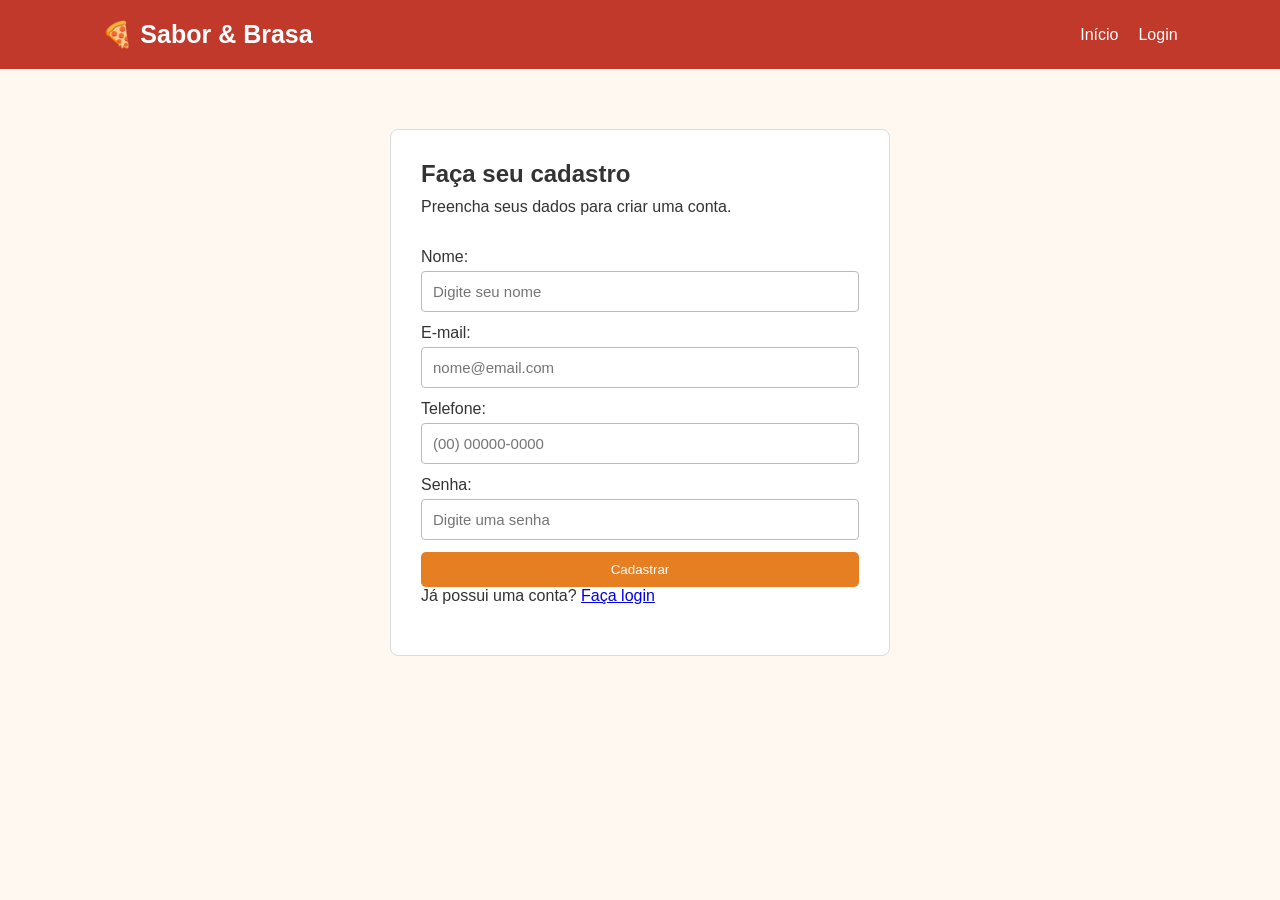
<file: cadastro.html>
<!DOCTYPE html>
<html lang="pt-br">
<head>
    <meta charset="UTF-8">
    <meta name="viewport" content="width=device-width, initial-scale=1.0">
    <title>Cadastro - Sabor & Brasa</title>
    <link rel="stylesheet" href="style.css">
</head>
<body>
    <header>
        <h1>🍕 Sabor & Brasa</h1>
        <nav>
            <a href="index.html">Início</a>
            <a href="login.html">Login</a>
        </nav>
    </header>
    <main class="pagina-formulario">
        <h2>Faça seu cadastro</h2>
        <p>
            Preencha seus dados para criar uma conta.
        </p>
        <form action="login.html">
            <label>
                Nome:
            </label>
            <input
                type="text"
                name="nome"
                placeholder="Digite seu nome"
                required
            >
            <label>
                E-mail:
            </label>
            <input
                type="email"
                name="email"
                placeholder="nome@email.com"
                required
            >
            <label>
                Telefone:
            </label>
            <input
                type="tel"
                name="telefone"
                placeholder="(00) 00000-0000"
                required
            >
            <label>
                Senha:
            </label>
            <input
                type="password"
                name="senha"
                placeholder="Digite uma senha"
                required
            >
            <button type="submit" class="botao">
                Cadastrar
            </button>
        </form>
        <p>
            Já possui uma conta?

            <a href="login.html">
                Faça login
            </a>
        </p>
    </main>
    <script src="script.js"></script>
</body>
</html>
</file>
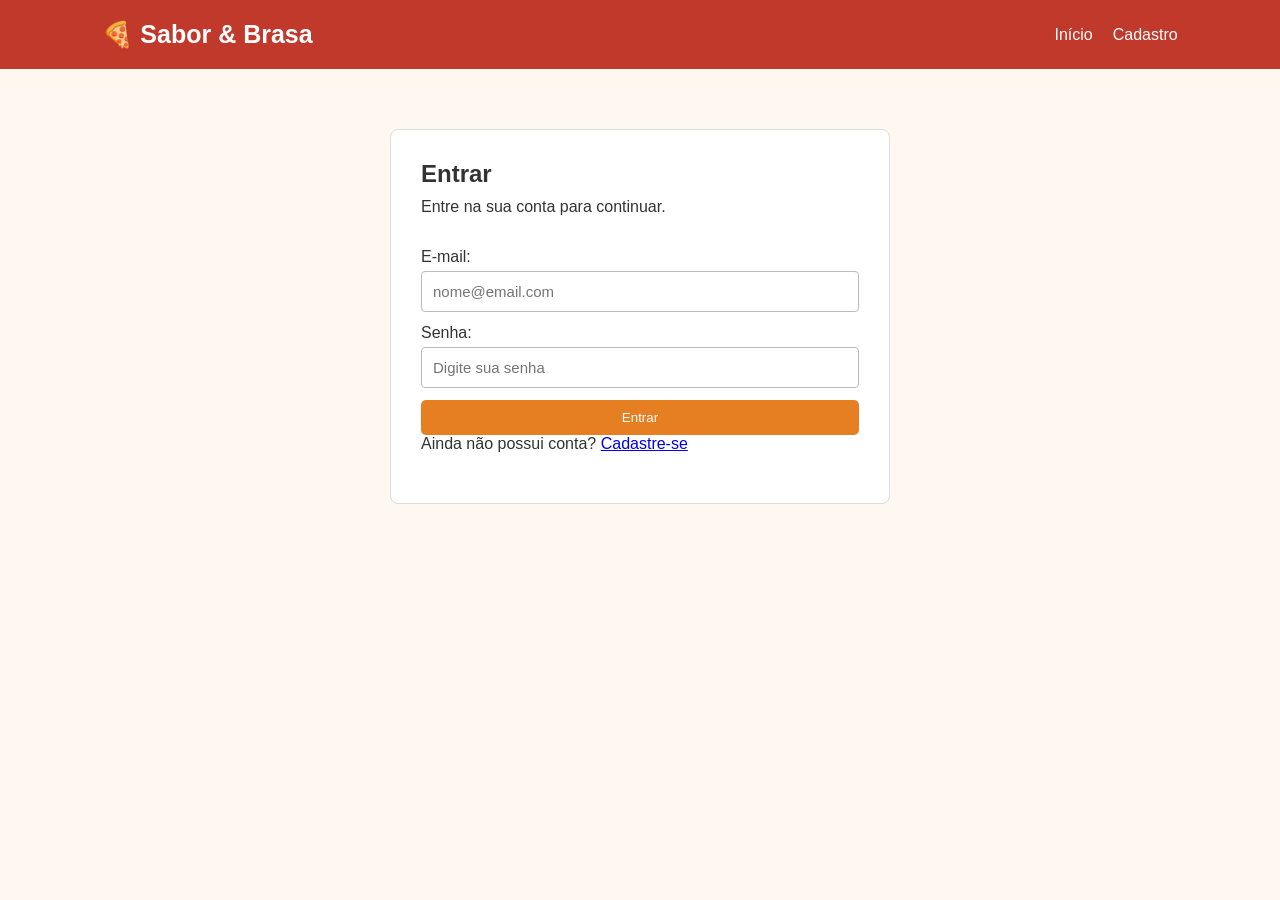
<file: login.html>
<!DOCTYPE html>
<html lang="pt-br">
<head>
    <meta charset="UTF-8">
    <meta name="viewport" content="width=device-width, initial-scale=1.0">
    <title>Login - Sabor & Brasa</title>
    <link rel="stylesheet" href="style.css">
</head>
<body>
    <header>
        <h1>🍕 Sabor & Brasa</h1>
        <nav>
            <a href="index.html">Início</a>
            <a href="cadastro.html">Cadastro</a>
        </nav>
    </header>
    <main class="pagina-formulario">
        <h2>Entrar</h2>
        <p>
            Entre na sua conta para continuar.
        </p>
        <form action="site.html">
            <label>
                E-mail:
            </label>
            <input
                type="email"
                placeholder="nome@email.com"
                required
            >
            <label>
                Senha:
            </label>
            <input
                type="password"
                placeholder="Digite sua senha"
                required
            >
            <button
                type="submit"
                class="botao"
            >
                Entrar
            </button>
        </form>
        <p>
            Ainda não possui conta?
            <a href="cadastro.html">
                Cadastre-se
            </a>
        </p>
    </main>
    <script src="script.js"></script>
</body>
</html>
</file>
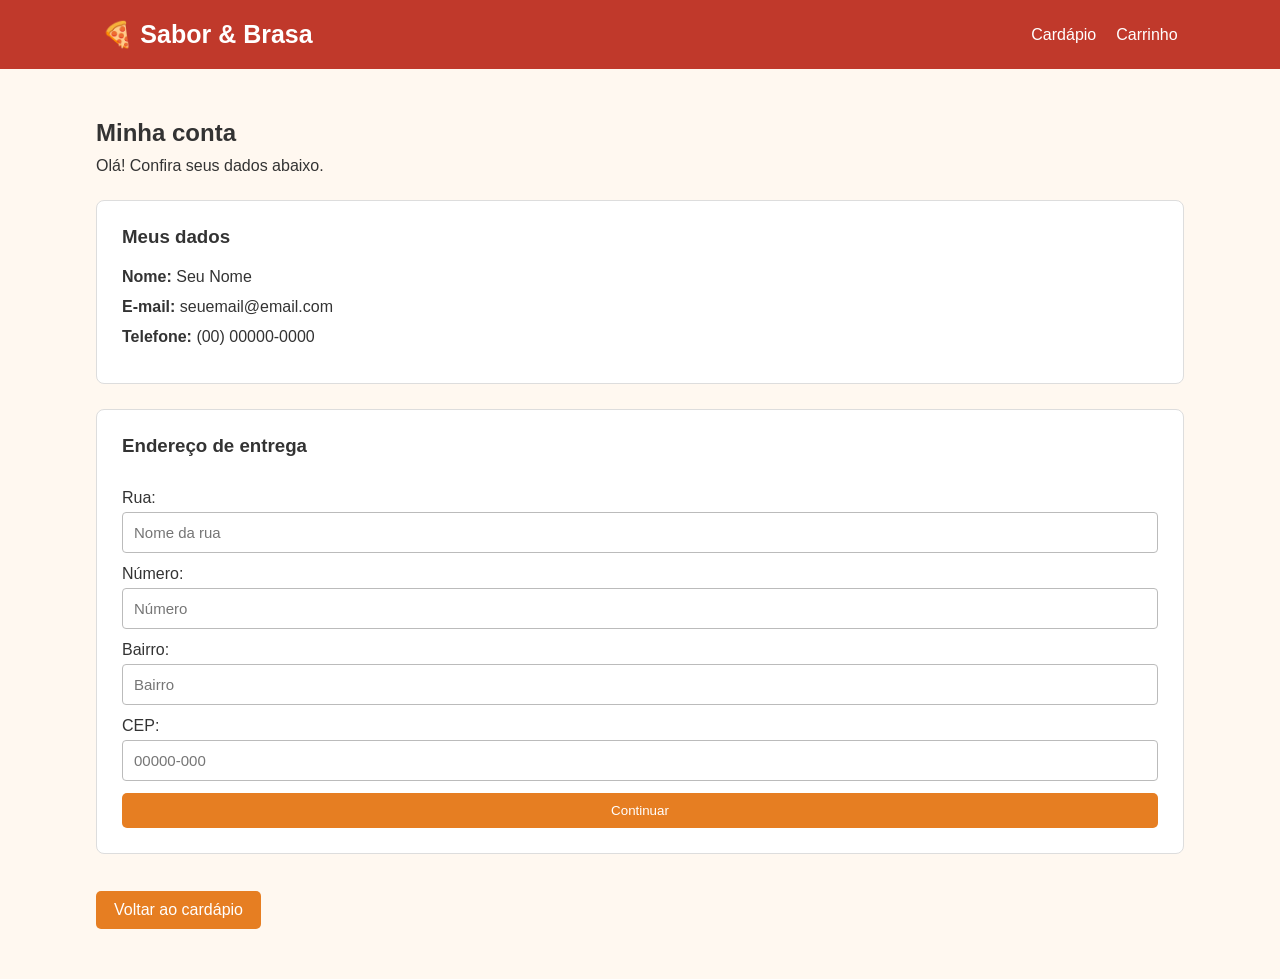
<file: site.html>
<!DOCTYPE html>
<html lang="pt-br">
<head>
    <meta charset="UTF-8">
    <meta name="viewport" content="width=device-width, initial-scale=1.0">
    <title>Minha Conta - Sabor & Brasa</title>
    <link rel="stylesheet" href="style.css">
</head>
<body>
    <header>
        <h1>🍕 Sabor & Brasa</h1>
        <nav>
            <a href="index.html">
                Cardápio
            </a>
            <a href="carrinho.html">
                Carrinho
            </a>
        </nav>
    </header>
    <main class="area-cliente">
        <h2>Minha conta</h2>
        <p>
            Olá! Confira seus dados abaixo.
        </p>
        <section class="dados">
            <h3>Meus dados</h3>
            <p>
                <strong>Nome:</strong>
                Seu Nome
            </p>
            <p>
                <strong>E-mail:</strong>
                seuemail@email.com
            </p>
            <p>
                <strong>Telefone:</strong>
                (00) 00000-0000
            </p>
        </section>
        <section class="dados">
            <h3>Endereço de entrega</h3>
            <form action="carrinho.html">
                <label>
                    Rua:
                </label>
                <input
                    type="text"
                    placeholder="Nome da rua"
                    required
                >
                <label>
                    Número:
                </label>
                <input
                    type="text"
                    placeholder="Número"
                    required
                >
                <label>
                    Bairro:
                </label>
                <input
                    type="text"
                    placeholder="Bairro"
                    required
                >
                <label>
                    CEP:
                </label>
                <input
                    type="text"
                    placeholder="00000-000"
                    required
                >
                <button
                    type="submit"
                    class="botao"
                >
                    Continuar
                </button>
            </form>
        </section>
        <a href="index.html" class="botao">
            Voltar ao cardápio
        </a>
    </main>
    <script src="script.js"></script>
</body>
</html>
</file>
<file: style.css>
* {
    box-sizing: border-box;
    margin: 0;
    padding: 0;
}
body {
    font-family: Arial, sans-serif;
    background-color: #fff8f0;
    color: #333;
}
header {
    background-color: #c0392b;
    color: white;
    padding: 20px 8%;
    display: flex;
    justify-content: space-between;
    align-items: center;
}
header h1 {
    font-size: 25px;
}
nav {
    display: flex;
    gap: 20px;
}
nav a {
    color: white;
    text-decoration: none;
}
nav a:hover {
    text-decoration: underline;
}
main {
    width: 85%;
    max-width: 1100px;
    margin: auto;
}
.inicio {
    padding: 80px 0;
    text-align: center;
}
.inicio h2 {
    font-size: 38px;
    margin-bottom: 15px;
}
.inicio p {
    margin-bottom: 30px;
    font-size: 18px;
}
.botao {
    display: inline-block;
    background-color: #e67e22;
    color: white;
    text-decoration: none;
    border: none;
    padding: 10px 18px;
    border-radius: 5px;
    cursor: pointer;
    margin-top: 12px;
}
.botao:hover {
    background-color: #d35400;
}
#cardapio {
    padding: 30px 0 60px;
}
#cardapio > h2 {
    text-align: center;
    font-size: 30px;
    margin-bottom: 35px;
}
#cardapio h3 {
    margin-bottom: 20px;
}
.produtos {
    display: grid;
    grid-template-columns: repeat(3, 1fr);
    gap: 25px;
    margin-bottom: 40px;
}
.produto {
    background-color: white;
    border: 1px solid #ddd;
    border-radius: 8px;
    padding-bottom: 20px;
    overflow: hidden;
}
.produto img {
    width: 100%;
    height: 180px;
    object-fit: cover;
}
.produto h3,
.produto p,
.produto strong {
    display: block;
    margin-left: 18px;
    margin-right: 18px;
}
.produto h3 {
    margin-top: 15px;
    margin-bottom: 8px;
}
.produto p {
    color: #666;
    margin-bottom: 15px;
}
.produto strong {
    font-size: 18px;
}
footer {
    background-color: #333;
    color: white;
    text-align: center;
    padding: 25px;
}
/* FORMULÁRIOS */
.pagina-formulario {
    max-width: 500px;
    background-color: white;
    margin: 60px auto;
    padding: 30px;
    border: 1px solid #ddd;
    border-radius: 8px;
}
.pagina-formulario h2 {
    margin-bottom: 10px;
}
.pagina-formulario p {
    margin-bottom: 20px;
}
form {
    display: flex;
    flex-direction: column;
}
label {
    margin-top: 12px;
    margin-bottom: 5px;
}
input {
    padding: 11px;
    border: 1px solid #bbb;
    border-radius: 4px;
    font-size: 15px;
}
input:focus {
    outline: 2px solid #e67e22;
}
/* ÁREA DO CLIENTE */
.area-cliente {
    padding: 50px 0;
}
.area-cliente > h2 {
    margin-bottom: 10px;
}
.dados {
    background-color: white;
    border: 1px solid #ddd;
    padding: 25px;
    margin: 25px 0;
    border-radius: 8px;
}
.dados h3 {
    margin-bottom: 20px;
}
.dados p {
    margin-bottom: 12px;
}
/* CARRINHO */
.carrinho {
    padding: 50px 0;
}
.item-carrinho {
    background-color: white;
    border: 1px solid #ddd;
    border-radius: 8px;
    padding: 20px;
    display: flex;
    gap: 20px;
    align-items: center;
    margin: 25px 0;
}
.item-carrinho img {
    width: 150px;
    height: 120px;
    object-fit: cover;
    border-radius: 6px;
}
.resumo {
    background-color: white;
    border: 1px solid #ddd;
    padding: 25px;
    border-radius: 8px;
    max-width: 500px;
}
.resumo p {
    margin: 15px 0;
}
/* CELULAR */
@media (max-width: 700px) {
    header {
        flex-direction: column;
        gap: 15px;
    }
    nav {
        flex-wrap: wrap;
        justify-content: center;
    }
    .produtos {
        grid-template-columns: 1fr;
    }
    .inicio h2 {
        font-size: 28px;
    }
    .item-carrinho {
        flex-direction: column;
        align-items: flex-start;
    }
}
</file>
